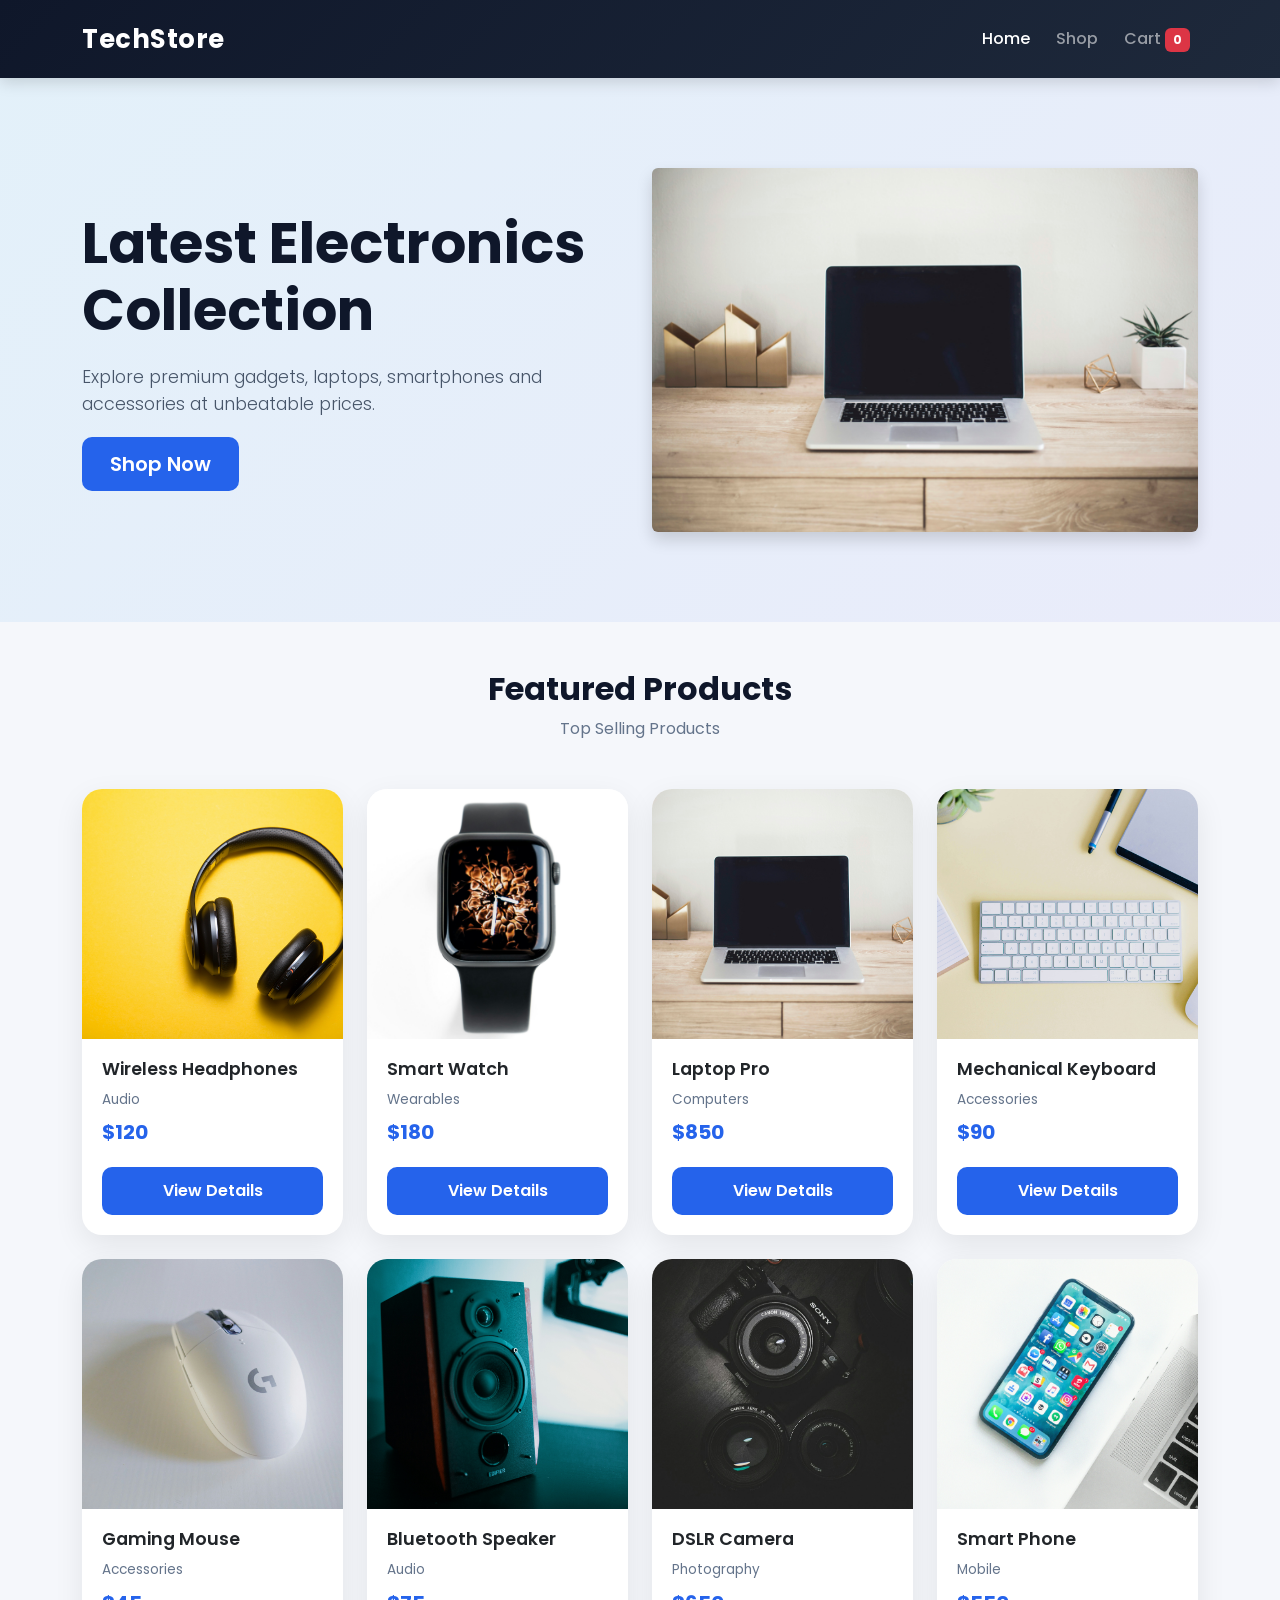
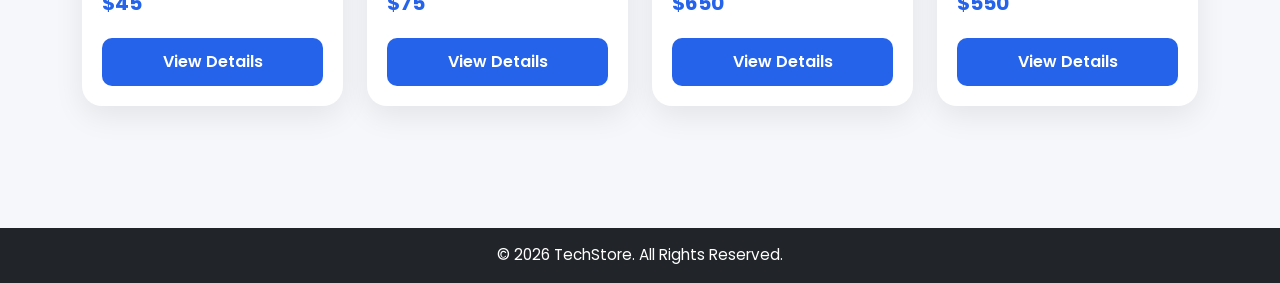
<file: index.html>
<!DOCTYPE html>
<html lang="en">
<head>
<meta charset="UTF-8">
<meta name="viewport" content="width=device-width, initial-scale=1.0">
<title>TechStore - Home</title>

<link href="https://cdn.jsdelivr.net/npm/bootstrap@5.3.3/dist/css/bootstrap.min.css" rel="stylesheet">
<link rel="stylesheet" href="css/style.css">
</head>
<body>

<nav class="navbar navbar-expand-lg navbar-dark bg-dark">
<div class="container">
<a class="navbar-brand fw-bold" href="index.html">TechStore</a>

<button class="navbar-toggler" type="button" data-bs-toggle="collapse" data-bs-target="#navMenu">
<span class="navbar-toggler-icon"></span>
</button>

<div class="collapse navbar-collapse" id="navMenu">
<ul class="navbar-nav ms-auto">
<li class="nav-item">
<a class="nav-link active" href="index.html">Home</a>
</li>

<li class="nav-item">
<a class="nav-link" href="shop.html">Shop</a>
</li>

<li class="nav-item">
<a class="nav-link" href="cart.html">
Cart
<span class="badge bg-danger" id="cart-count">0</span>
</a>
</li>
</ul>
</div>
</div>
</nav>

<section class="hero-section">
<div class="container">
<div class="row align-items-center">

<div class="col-lg-6">
<h1 class="display-4 fw-bold">
Latest Electronics Collection
</h1>

<p class="lead">
Explore premium gadgets, laptops, smartphones and accessories at unbeatable prices.
</p>

<a href="shop.html" class="btn btn-primary btn-lg">
Shop Now
</a>
</div>

<div class="col-lg-6 text-center">
<img src="assets/images/laptop.jpeg"
class="img-fluid rounded shadow"
alt="">
</div>

</div>
</div>
</section>

<section class="py-5">
<div class="container">

<div class="text-center mb-5">
<h2>Featured Products</h2>
<p>Top Selling Products</p>
</div>

<div class="row" id="featured-products">

</div>

</div>
</section>

<footer class="bg-dark text-white text-center py-3">
<p class="mb-0">
© 2026 TechStore. All Rights Reserved.
</p>
</footer>

<script src="js/products.js"></script>
<script src="js/main.js"></script>
<script src="https://cdn.jsdelivr.net/npm/bootstrap@5.3.3/dist/js/bootstrap.bundle.min.js"></script>

</body>
</html>
</file>
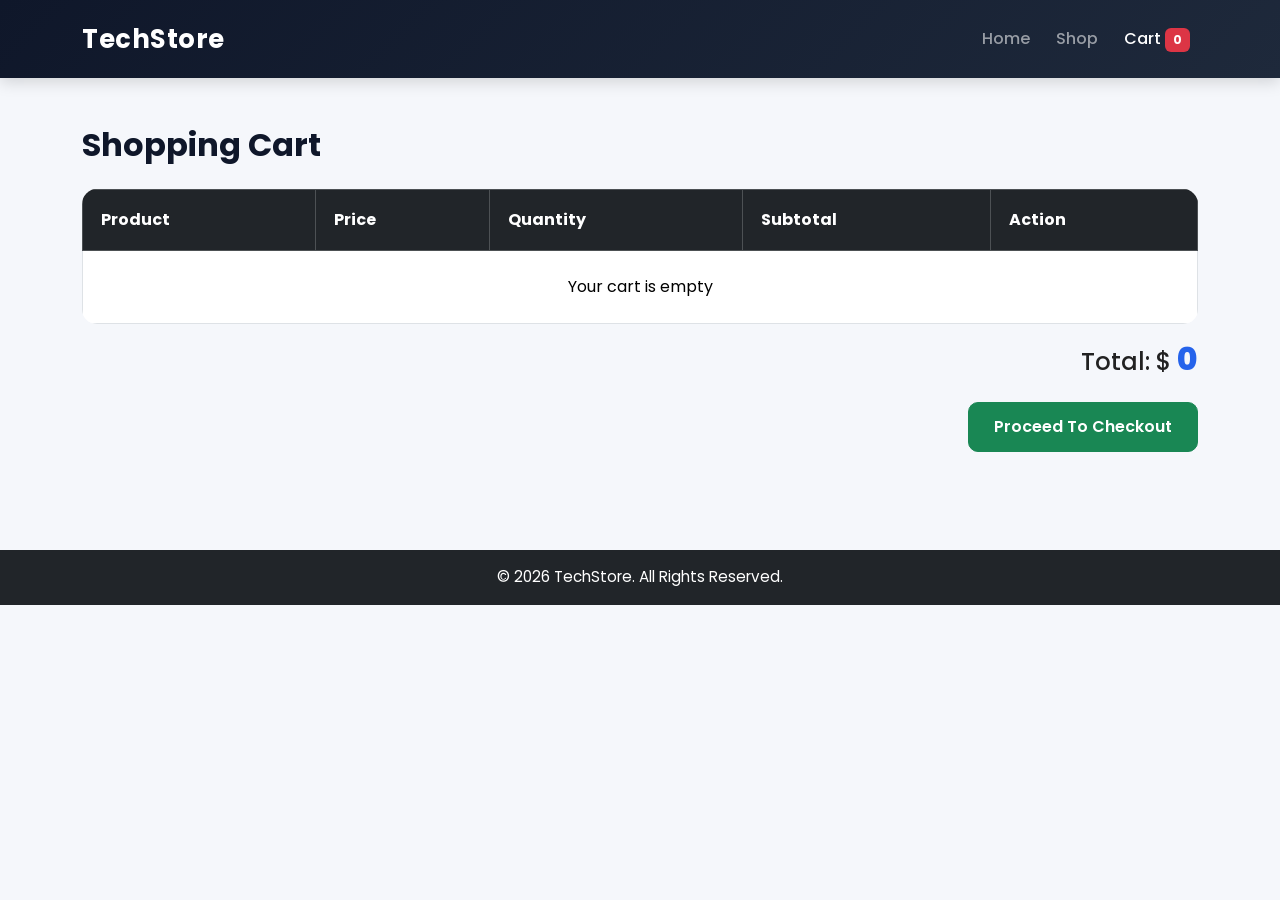
<file: cart.html>
<!DOCTYPE html>
<html lang="en">
<head>
<meta charset="UTF-8">
<meta name="viewport" content="width=device-width, initial-scale=1.0">
<title>Shopping Cart</title>

<link href="https://cdn.jsdelivr.net/npm/bootstrap@5.3.3/dist/css/bootstrap.min.css" rel="stylesheet">
<link rel="stylesheet" href="css/style.css">
</head>
<body>

<nav class="navbar navbar-expand-lg navbar-dark bg-dark">
<div class="container">

<a class="navbar-brand fw-bold" href="index.html">
TechStore
</a>

<button class="navbar-toggler" type="button" data-bs-toggle="collapse" data-bs-target="#navMenu">
<span class="navbar-toggler-icon"></span>
</button>

<div class="collapse navbar-collapse" id="navMenu">

<ul class="navbar-nav ms-auto">

<li class="nav-item">
<a class="nav-link" href="index.html">Home</a>
</li>

<li class="nav-item">
<a class="nav-link" href="shop.html">Shop</a>
</li>

<li class="nav-item">
<a class="nav-link active" href="cart.html">
Cart
<span class="badge bg-danger" id="cart-count">0</span>
</a>
</li>

</ul>

</div>
</div>
</nav>

<section class="py-5">

<div class="container">

<h2 class="mb-4">
Shopping Cart
</h2>

<div class="table-responsive">

<table class="table table-bordered">

<thead class="table-dark">
<tr>
<th>Product</th>
<th>Price</th>
<th>Quantity</th>
<th>Subtotal</th>
<th>Action</th>
</tr>
</thead>

<tbody id="cart-items">

</tbody>

</table>

</div>

<div class="text-end">

<h4>
Total: $
<span id="cart-total">
0
</span>
</h4>

<a href="checkout.html"
class="btn btn-success mt-3">
Proceed To Checkout
</a>

</div>

</div>

</section>

<footer class="bg-dark text-white text-center py-3">
<p class="mb-0">
© 2026 TechStore. All Rights Reserved.
</p>
</footer>

<script src="js/products.js"></script>
<script src="js/cart.js"></script>

<script src="https://cdn.jsdelivr.net/npm/bootstrap@5.3.3/dist/js/bootstrap.bundle.min.js"></script>

</body>
</html>
</file>
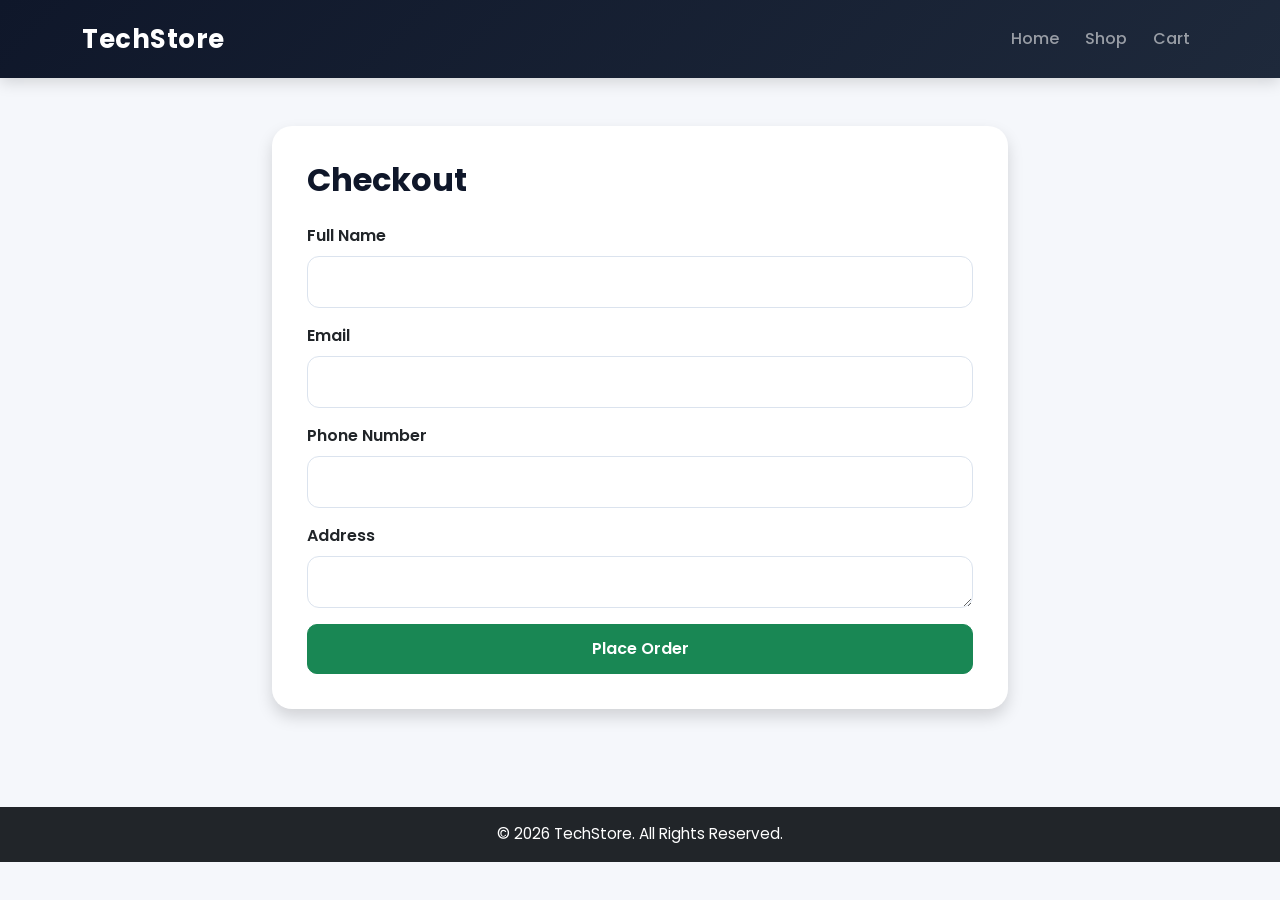
<file: checkout.html>
<!DOCTYPE html>
<html lang="en">
<head>
<meta charset="UTF-8">
<meta name="viewport" content="width=device-width, initial-scale=1.0">
<title>Checkout</title>

<link href="https://cdn.jsdelivr.net/npm/bootstrap@5.3.3/dist/css/bootstrap.min.css" rel="stylesheet">
<link rel="stylesheet" href="css/style.css">
</head>
<body>

<nav class="navbar navbar-expand-lg navbar-dark bg-dark">

<div class="container">

<a class="navbar-brand fw-bold" href="index.html">
TechStore
</a>

<button class="navbar-toggler"
type="button"
data-bs-toggle="collapse"
data-bs-target="#navMenu">
<span class="navbar-toggler-icon"></span>
</button>

<div class="collapse navbar-collapse" id="navMenu">

<ul class="navbar-nav ms-auto">

<li class="nav-item">
<a class="nav-link" href="index.html">
Home
</a>
</li>

<li class="nav-item">
<a class="nav-link" href="shop.html">
Shop
</a>
</li>

<li class="nav-item">
<a class="nav-link" href="cart.html">
Cart
</a>
</li>

</ul>

</div>
</div>

</nav>

<section class="py-5">

<div class="container">

<div class="row justify-content-center">

<div class="col-md-8">

<div class="card shadow">

<div class="card-body">

<h2 class="mb-4">
Checkout
</h2>

<form id="checkout-form">

<div class="mb-3">
<label class="form-label">
Full Name
</label>

<input
type="text"
id="name"
class="form-control"
required>
</div>

<div class="mb-3">
<label class="form-label">
Email
</label>

<input
type="email"
id="email"
class="form-control"
required>
</div>

<div class="mb-3">
<label class="form-label">
Phone Number
</label>

<input
type="tel"
id="phone"
class="form-control"
required>
</div>

<div class="mb-3">
<label class="form-label">
Address
</label>

<textarea
id="address"
rows="4"
class="form-control"
required></textarea>
</div>

<button
type="submit"
class="btn btn-success w-100">
Place Order
</button>

</form>

<div
id="success-message"
class="alert alert-success mt-3 d-none">

Order Placed Successfully!

</div>

</div>
</div>

</div>

</div>

</div>

</section>

<footer class="bg-dark text-white text-center py-3">
<p class="mb-0">
© 2026 TechStore. All Rights Reserved.
</p>
</footer>

<script src="js/checkout.js"></script>

<script src="https://cdn.jsdelivr.net/npm/bootstrap@5.3.3/dist/js/bootstrap.bundle.min.js"></script>

</body>
</html>
</file>
<file: css/style.css>
/* =========================
   GLOBAL STYLES
========================= */

@import url('https://fonts.googleapis.com/css2?family=Poppins:wght@300;400;500;600;700;800&display=swap');

*{
margin:0;
padding:0;
box-sizing:border-box;
font-family:'Poppins',sans-serif;
}

body{
background:#f5f7fb;
color:#222;
overflow-x:hidden;
}

a{
text-decoration:none;
}

img{
max-width:100%;
display:block;
}

/* =========================
   NAVBAR
========================= */

.navbar{
background:linear-gradient(135deg,#0f172a,#1e293b)!important;
padding:15px 0;
box-shadow:0 4px 15px rgba(0,0,0,.15);
}

.navbar-brand{
font-size:1.6rem;
font-weight:700;
letter-spacing:.5px;
}

.nav-link{
font-weight:500;
margin-left:10px;
transition:.3s;
}

.nav-link:hover{
color:#38bdf8 !important;
}

#cart-count{
font-size:.75rem;
}

/* =========================
   HERO SECTION
========================= */

.hero-section{
padding:90px 0;
background:
linear-gradient(
135deg,
rgba(14,165,233,.08),
rgba(99,102,241,.08)
);
}

.hero-section h1{
font-size:3.5rem;
font-weight:800;
line-height:1.2;
color:#0f172a;
}

.hero-section p{
font-size:1.1rem;
margin:20px 0;
color:#475569;
}

.hero-section img{
border-radius:20px;
transition:.4s;
}

.hero-section img:hover{
transform:translateY(-8px);
}

/* =========================
   BUTTONS
========================= */

.btn-primary{
background:#2563eb;
border:none;
padding:12px 28px;
font-weight:600;
border-radius:10px;
}

.btn-primary:hover{
background:#1d4ed8;
}

.btn-success{
padding:12px 25px;
font-weight:600;
border-radius:10px;
}

.btn-danger{
border-radius:8px;
}

/* =========================
   PRODUCT CARDS
========================= */

.product-card{
background:#fff;
border:none;
border-radius:20px;
overflow:hidden;
box-shadow:0 10px 30px rgba(0,0,0,.08);
transition:.35s;
height:100%;
}

.product-card:hover{
transform:translateY(-10px);
box-shadow:0 20px 45px rgba(0,0,0,.15);
}

.product-card img{
height:250px;
width:100%;
object-fit:cover;
}

.product-card .card-body{
padding:20px;
}

.product-title{
font-size:1.1rem;
font-weight:600;
margin-bottom:10px;
}

.product-category{
font-size:.85rem;
color:#64748b;
margin-bottom:10px;
}

.product-price{
font-size:1.25rem;
font-weight:700;
color:#2563eb;
}

.product-btn{
width:100%;
margin-top:15px;
}

/* =========================
   FEATURED SECTION
========================= */

section h2{
font-weight:700;
color:#0f172a;
}

section p{
color:#64748b;
}

/* =========================
   SHOP FILTERS
========================= */

.form-control,
.form-select{
height:52px;
border-radius:12px;
border:1px solid #dbe3ee;
}

.form-control:focus,
.form-select:focus{
box-shadow:none;
border-color:#2563eb;
}

/* =========================
   PRODUCT DETAIL PAGE
========================= */

.product-detail-card{
background:#fff;
padding:30px;
border-radius:20px;
box-shadow:0 15px 35px rgba(0,0,0,.08);
}

.product-detail-image{
width:100%;
height:500px;
object-fit:cover;
border-radius:20px;
}

.product-detail-title{
font-size:2rem;
font-weight:700;
margin-bottom:15px;
}

.product-detail-price{
font-size:2rem;
font-weight:800;
color:#2563eb;
margin-bottom:15px;
}

.product-description{
line-height:1.8;
color:#475569;
}

/* =========================
   CART PAGE
========================= */

.table{
background:#fff;
border-radius:15px;
overflow:hidden;
}

.table th{
padding:18px;
vertical-align:middle;
}

.table td{
padding:18px;
vertical-align:middle;
}

.quantity-input{
width:80px;
text-align:center;
}

.cart-product-img{
width:80px;
height:80px;
object-fit:cover;
border-radius:10px;
}

#cart-total{
font-size:2rem;
font-weight:800;
color:#2563eb;
}

/* =========================
   CHECKOUT PAGE
========================= */

.card{
border:none;
border-radius:20px;
}

.card-body{
padding:35px;
}

#checkout-form label{
font-weight:600;
margin-bottom:8px;
}

.alert-success{
border-radius:12px;
}

/* =========================
   FOOTER
========================= */

footer{
margin-top:50px;
background:#0f172a !important;
}

footer p{
margin:0;
font-size:.95rem;
}

/* =========================
   ANIMATIONS
========================= */

.fade-up{
animation:fadeUp .7s ease;
}

@keyframes fadeUp{

from{
opacity:0;
transform:translateY(30px);
}

to{
opacity:1;
transform:translateY(0);
}

}

/* =========================
   BADGES
========================= */

.badge{
padding:6px 8px;
}

/* =========================
   RESPONSIVE
========================= */

@media(max-width:992px){

.hero-section{
padding:60px 0;
text-align:center;
}

.hero-section h1{
font-size:2.5rem;
}

.hero-section img{
margin-top:30px;
}

.product-detail-image{
height:350px;
}

}

@media(max-width:768px){

.hero-section h1{
font-size:2rem;
}

.product-detail-title{
font-size:1.5rem;
}

.product-detail-price{
font-size:1.6rem;
}

.table{
font-size:.85rem;
}

}

@media(max-width:576px){

.hero-section{
padding:50px 0;
}

.hero-section h1{
font-size:1.8rem;
}

.btn-primary{
width:100%;
}

.product-card img{
height:220px;
}

.product-detail-image{
height:280px;
}

}
</file>
